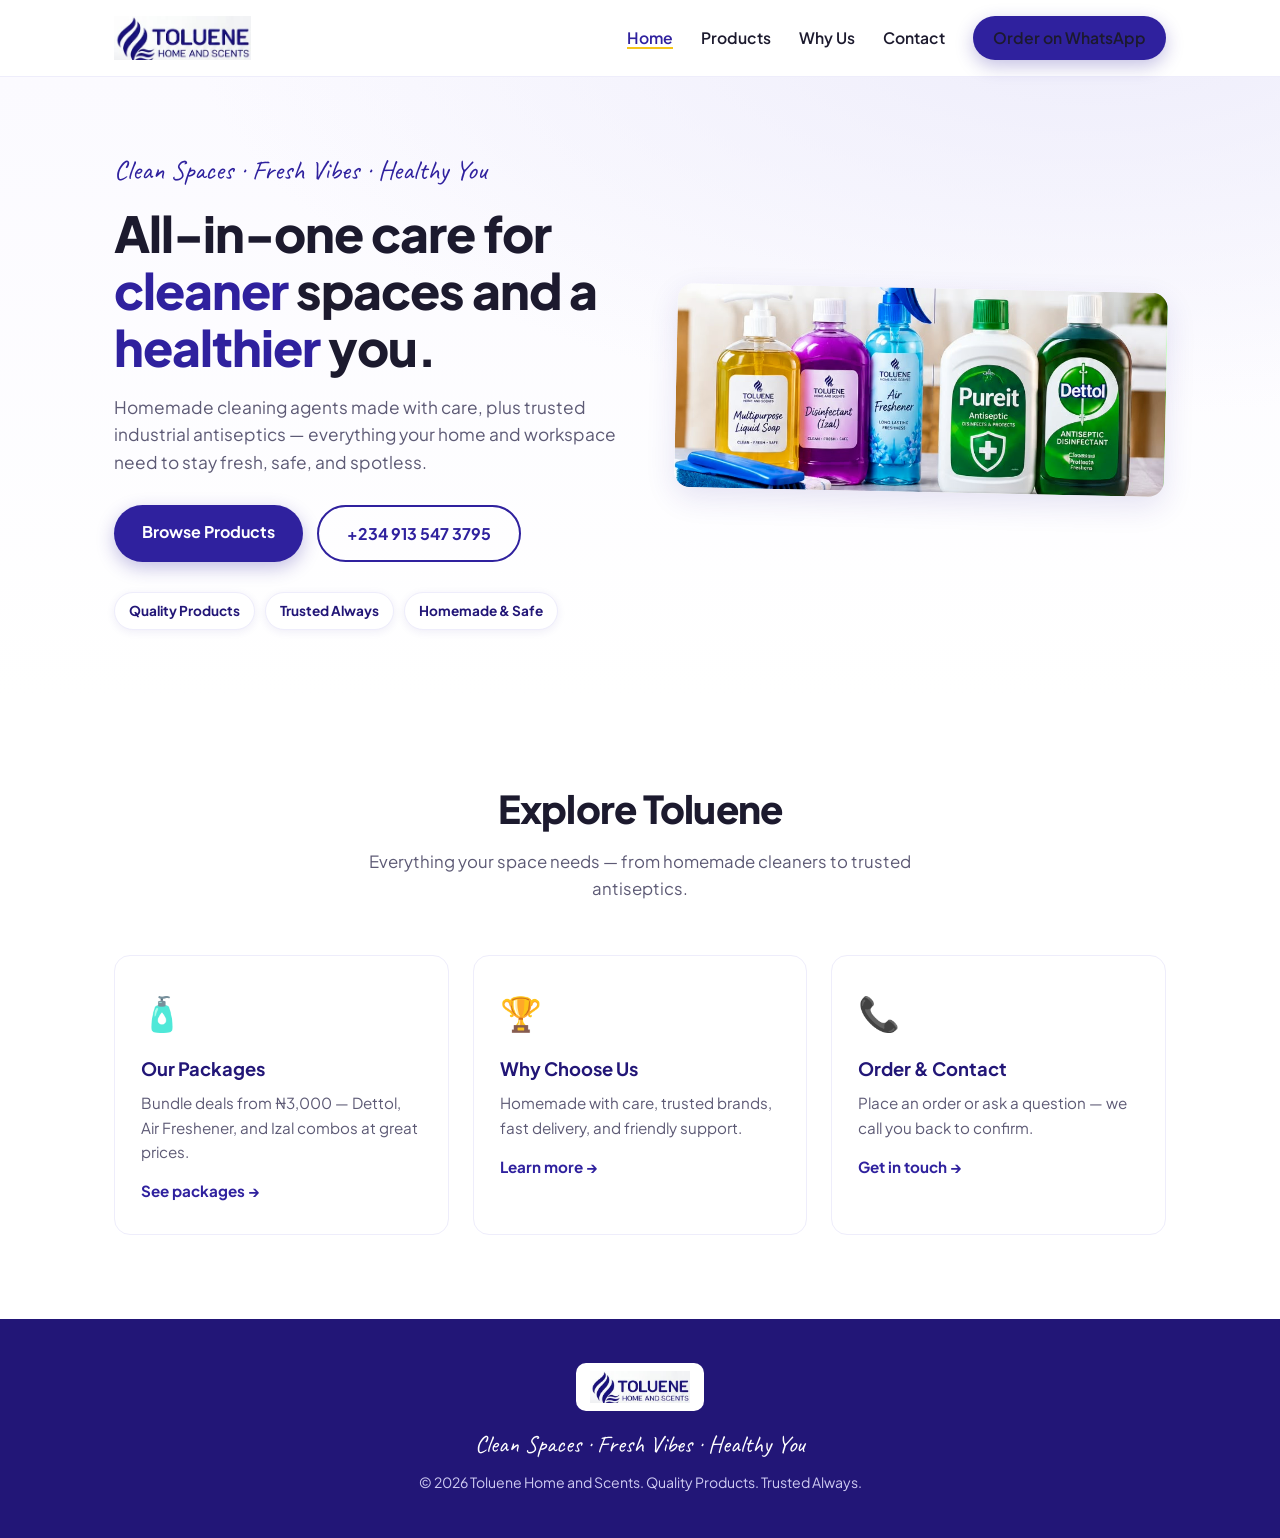
<file: index.html>
<!DOCTYPE html>
<html lang="en">
<head>
  <meta charset="UTF-8" />
  <meta name="viewport" content="width=device-width, initial-scale=1.0" />
  <title>Toluene Home and Scents — Clean Spaces. Fresh Vibes. Healthy You.</title>
  <meta name="description" content="Homemade cleaning agents and industrial antiseptics. Quality products, trusted always." />
  <link rel="icon" type="image/png" href="/assets/logo.png" />
  <link rel="preconnect" href="https://fonts.googleapis.com" />
  <link rel="preconnect" href="https://fonts.gstatic.com" crossorigin />
  <link href="https://fonts.googleapis.com/css2?family=Plus+Jakarta+Sans:wght@400;500;600;700;800&family=Caveat:wght@600;700&display=swap" rel="stylesheet" />
  <link rel="stylesheet" href="/styles.css" />
</head>
<body>
  <header class="site-header" id="top">
    <nav class="nav container">
      <a href="/" class="nav-logo">
        <img src="/assets/logo.png" alt="Toluene Home and Scents logo" />
      </a>
      <button class="nav-toggle" aria-label="Toggle menu" aria-expanded="false">
        <span></span><span></span><span></span>
      </button>
      <ul class="nav-links">
        <li><a href="/" data-nav="home">Home</a></li>
        <li><a href="/products.html" data-nav="products">Products</a></li>
        <li><a href="/why-us.html" data-nav="why-us">Why Us</a></li>
        <li><a href="https://wa.me/2349135473795?text=Hello%20Toluene%20Home%20and%20Scents!" target="_blank" rel="noopener">Contact</a></li>
        <li><a href="https://wa.me/2349135473795?text=Hello%20Toluene%20Home%20and%20Scents!%20I%27d%20like%20to%20place%20an%20order." target="_blank" rel="noopener" class="btn btn-sm">Order on WhatsApp</a></li>
      </ul>
    </nav>
  </header>

  <section class="hero">
    <div class="container hero-grid">
      <div class="hero-copy">
        <p class="hero-script">Clean Spaces · Fresh Vibes · Healthy You</p>
        <h1>All-in-one care for <span class="accent">cleaner</span> spaces and a <span class="accent">healthier</span> you.</h1>
        <p class="hero-sub">
          Homemade cleaning agents made with care, plus trusted industrial antiseptics —
          everything your home and workspace need to stay fresh, safe, and spotless.
        </p>
        <div class="hero-cta">
          <a href="/products.html" class="btn">Browse Products</a>
          <a href="tel:+2349135473795" class="btn btn-outline">+234 913 547 3795</a>
        </div>
        <ul class="hero-badges">
          <li>Quality Products</li>
          <li>Trusted Always</li>
          <li>Homemade &amp; Safe</li>
        </ul>
      </div>
      <div class="hero-media">
        <img src="/assets/products.png" alt="Toluene Home and Scents product lineup" />
      </div>
    </div>
  </section>

  <section class="section">
    <div class="container">
      <div class="section-head">
        <h2>Explore Toluene</h2>
        <p>Everything your space needs — from homemade cleaners to trusted antiseptics.</p>
      </div>
      <div class="teaser-grid">
        <a href="/products.html" class="teaser">
          <span class="teaser-icon">🧴</span>
          <h3>Our Packages</h3>
          <p>Bundle deals from ₦3,000 — Dettol, Air Freshener, and Izal combos at great prices.</p>
          <span class="teaser-link">See packages →</span>
        </a>
        <a href="/why-us.html" class="teaser">
          <span class="teaser-icon">🏆</span>
          <h3>Why Choose Us</h3>
          <p>Homemade with care, trusted brands, fast delivery, and friendly support.</p>
          <span class="teaser-link">Learn more →</span>
        </a>
        <a href="/contact.html" class="teaser">
          <span class="teaser-icon">📞</span>
          <h3>Order &amp; Contact</h3>
          <p>Place an order or ask a question — we call you back to confirm.</p>
          <span class="teaser-link">Get in touch →</span>
        </a>
      </div>
    </div>
  </section>

  <footer class="site-footer">
    <div class="container footer-grid">
      <img src="/assets/logo.png" alt="Toluene Home and Scents logo" class="footer-logo" />
      <p class="footer-script">Clean Spaces · Fresh Vibes · Healthy You</p>
      <p class="footer-copy">© <span id="year"></span> Toluene Home and Scents. Quality Products. Trusted Always.</p>
    </div>
  </footer>

  <script src="/app.js"></script>
</body>
</html>
</file>
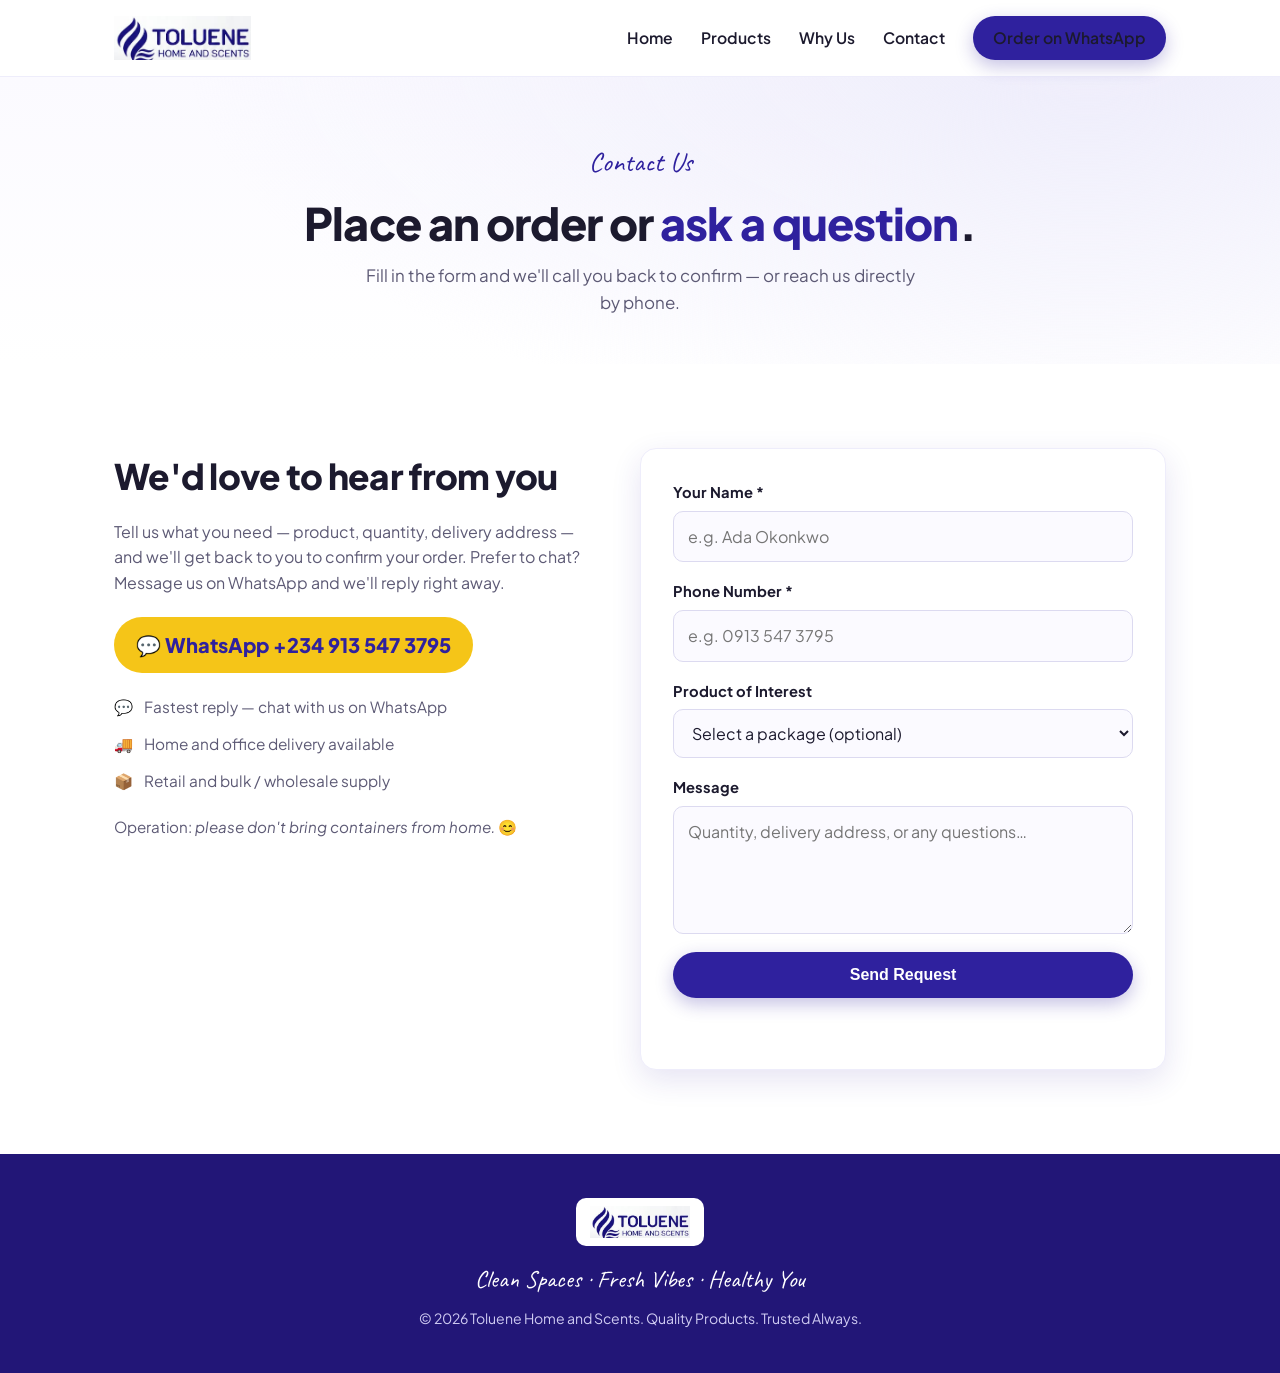
<file: contact.html>
<!DOCTYPE html>
<html lang="en">
<head>
  <meta charset="UTF-8" />
  <meta name="viewport" content="width=device-width, initial-scale=1.0" />
  <title>Contact Us — Toluene Home and Scents</title>
  <meta name="description" content="Order cleaning agents and antiseptics from Toluene Home and Scents. Call +234 913 547 3795 or send a request." />
  <link rel="icon" type="image/png" href="/assets/logo.png" />
  <link rel="preconnect" href="https://fonts.googleapis.com" />
  <link rel="preconnect" href="https://fonts.gstatic.com" crossorigin />
  <link href="https://fonts.googleapis.com/css2?family=Plus+Jakarta+Sans:wght@400;500;600;700;800&family=Caveat:wght@600;700&display=swap" rel="stylesheet" />
  <link rel="stylesheet" href="/styles.css" />
</head>
<body>
  <header class="site-header" id="top">
    <nav class="nav container">
      <a href="/" class="nav-logo">
        <img src="/assets/logo.png" alt="Toluene Home and Scents logo" />
      </a>
      <button class="nav-toggle" aria-label="Toggle menu" aria-expanded="false">
        <span></span><span></span><span></span>
      </button>
      <ul class="nav-links">
        <li><a href="/" data-nav="home">Home</a></li>
        <li><a href="/products.html" data-nav="products">Products</a></li>
        <li><a href="/why-us.html" data-nav="why-us">Why Us</a></li>
        <li><a href="https://wa.me/2349135473795?text=Hello%20Toluene%20Home%20and%20Scents!" target="_blank" rel="noopener">Contact</a></li>
        <li><a href="https://wa.me/2349135473795?text=Hello%20Toluene%20Home%20and%20Scents!%20I%27d%20like%20to%20place%20an%20order." target="_blank" rel="noopener" class="btn btn-sm">Order on WhatsApp</a></li>
      </ul>
    </nav>
  </header>

  <section class="page-hero">
    <div class="container">
      <p class="hero-script">Contact Us</p>
      <h1>Place an order or <span class="accent">ask a question</span>.</h1>
      <p class="page-hero-sub">Fill in the form and we'll call you back to confirm — or reach us directly by phone.</p>
    </div>
  </section>

  <section class="section">
    <div class="container contact-grid">
      <div class="contact-copy">
        <h2>We'd love to hear from you</h2>
        <p>
          Tell us what you need — product, quantity, delivery address — and we'll get back to you
          to confirm your order. Prefer to chat? Message us on WhatsApp and we'll reply right away.
        </p>
        <a href="https://wa.me/2349135473795?text=Hello%20Toluene%20Home%20and%20Scents!" target="_blank" rel="noopener" class="contact-phone">💬 WhatsApp +234 913 547 3795</a>
        <ul class="contact-points">
          <li><span>💬</span> Fastest reply — chat with us on WhatsApp</li>
          <li><span>🚚</span> Home and office delivery available</li>
          <li><span>📦</span> Retail and bulk / wholesale supply</li>
        </ul>
        <p class="contact-note">Operation: <em>please don't bring containers from home.</em> 😊</p>
      </div>
      <form class="contact-form" id="inquiry-form" novalidate>
        <div class="form-row">
          <label for="name">Your Name *</label>
          <input type="text" id="name" name="name" required placeholder="e.g. Ada Okonkwo" />
        </div>
        <div class="form-row">
          <label for="phone">Phone Number *</label>
          <input type="tel" id="phone" name="phone" required placeholder="e.g. 0913 547 3795" />
        </div>
        <div class="form-row">
          <label for="product">Product of Interest</label>
          <select id="product" name="product">
            <option value="">Select a package (optional)</option>
            <option>Complete Care Package — ₦5,000</option>
            <option>Fresh &amp; Clean Package — ₦3,000</option>
            <option>Custom / Bulk Order</option>
          </select>
        </div>
        <div class="form-row">
          <label for="message">Message</label>
          <textarea id="message" name="message" rows="4" placeholder="Quantity, delivery address, or any questions…"></textarea>
        </div>
        <button type="submit" class="btn btn-block" id="submit-btn">Send Request</button>
        <p class="form-status" id="form-status" role="status"></p>
      </form>
    </div>
  </section>

  <footer class="site-footer">
    <div class="container footer-grid">
      <img src="/assets/logo.png" alt="Toluene Home and Scents logo" class="footer-logo" />
      <p class="footer-script">Clean Spaces · Fresh Vibes · Healthy You</p>
      <p class="footer-copy">© <span id="year"></span> Toluene Home and Scents. Quality Products. Trusted Always.</p>
    </div>
  </footer>

  <script src="/app.js"></script>
</body>
</html>
</file>
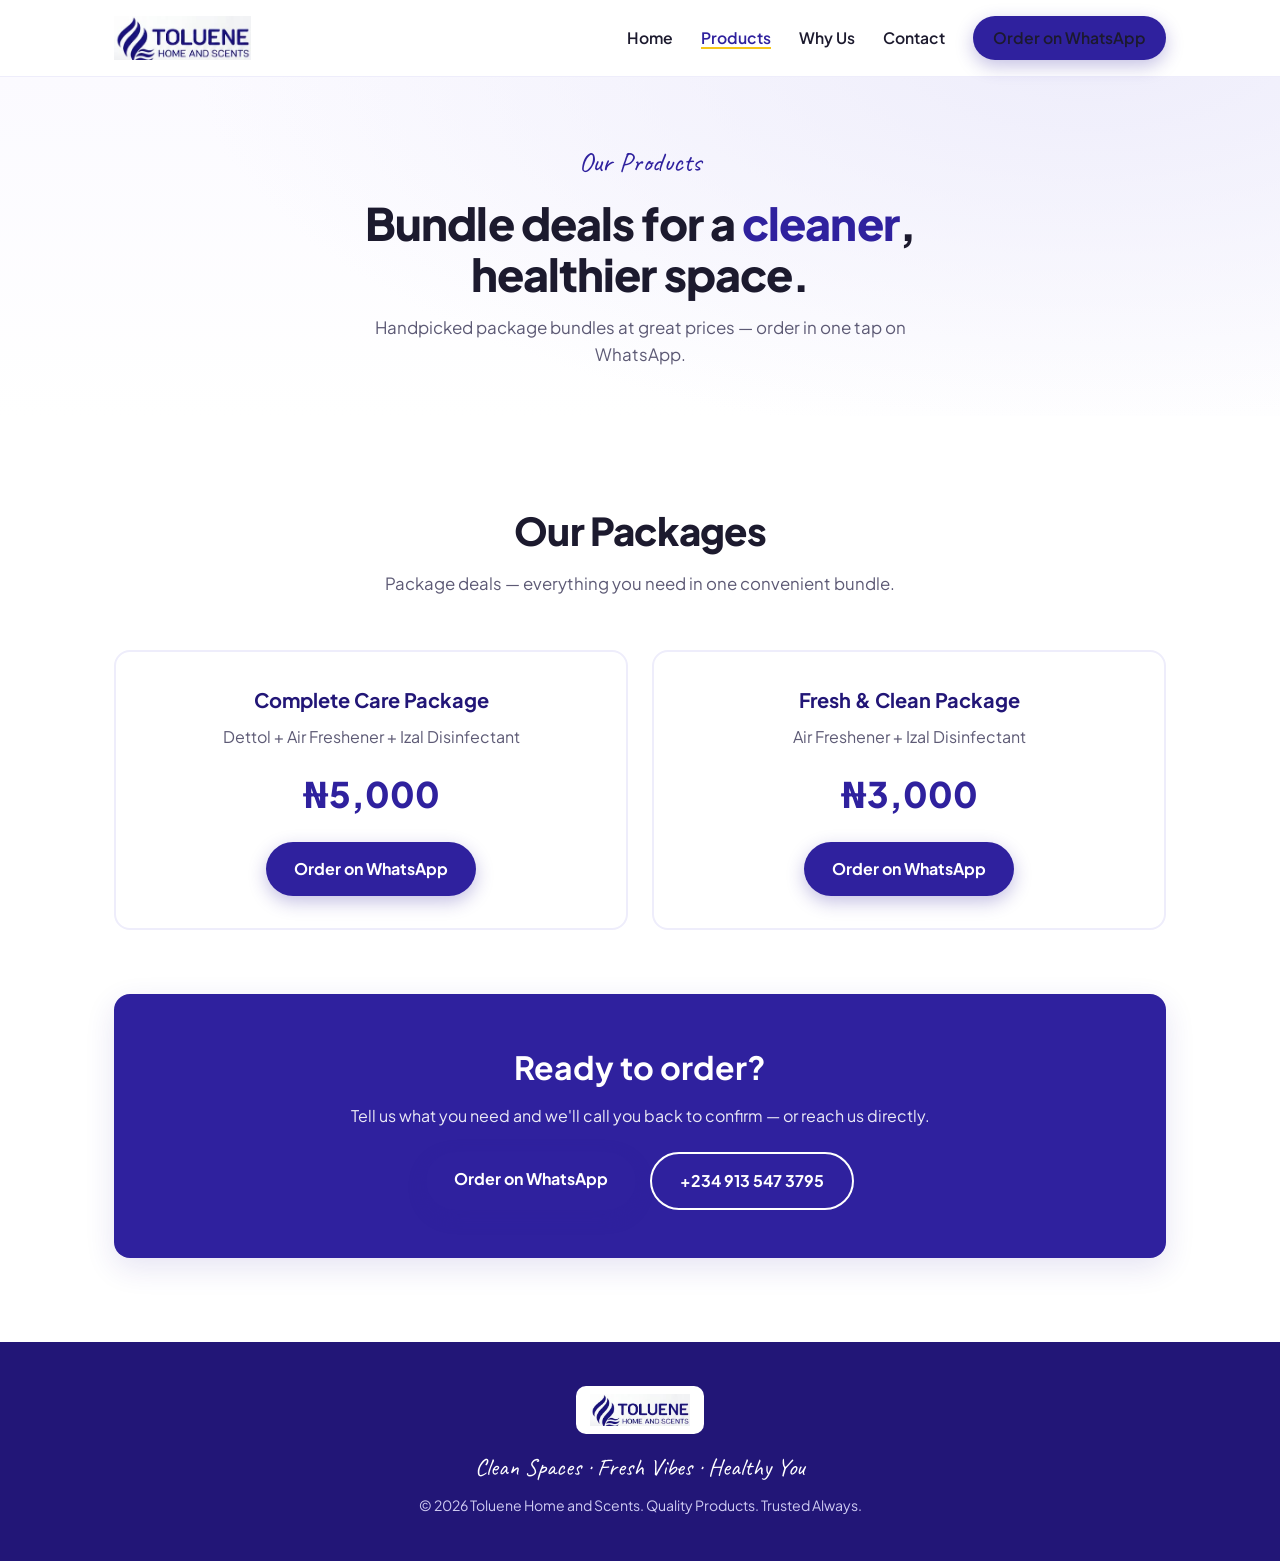
<file: products.html>
<!DOCTYPE html>
<html lang="en">
<head>
  <meta charset="UTF-8" />
  <meta name="viewport" content="width=device-width, initial-scale=1.0" />
  <title>Products — Toluene Home and Scents</title>
  <meta name="description" content="Homemade cleaning agents and industrial antiseptics from Toluene Home and Scents." />
  <link rel="icon" type="image/png" href="/assets/logo.png" />
  <link rel="preconnect" href="https://fonts.googleapis.com" />
  <link rel="preconnect" href="https://fonts.gstatic.com" crossorigin />
  <link href="https://fonts.googleapis.com/css2?family=Plus+Jakarta+Sans:wght@400;500;600;700;800&family=Caveat:wght@600;700&display=swap" rel="stylesheet" />
  <link rel="stylesheet" href="/styles.css" />
</head>
<body>
  <header class="site-header" id="top">
    <nav class="nav container">
      <a href="/" class="nav-logo">
        <img src="/assets/logo.png" alt="Toluene Home and Scents logo" />
      </a>
      <button class="nav-toggle" aria-label="Toggle menu" aria-expanded="false">
        <span></span><span></span><span></span>
      </button>
      <ul class="nav-links">
        <li><a href="/" data-nav="home">Home</a></li>
        <li><a href="/products.html" data-nav="products">Products</a></li>
        <li><a href="/why-us.html" data-nav="why-us">Why Us</a></li>
        <li><a href="https://wa.me/2349135473795?text=Hello%20Toluene%20Home%20and%20Scents!" target="_blank" rel="noopener">Contact</a></li>
        <li><a href="https://wa.me/2349135473795?text=Hello%20Toluene%20Home%20and%20Scents!%20I%27d%20like%20to%20place%20an%20order." target="_blank" rel="noopener" class="btn btn-sm">Order on WhatsApp</a></li>
      </ul>
    </nav>
  </header>

  <section class="page-hero">
    <div class="container">
      <p class="hero-script">Our Products</p>
      <h1>Bundle deals for a <span class="accent">cleaner</span>, healthier space.</h1>
      <p class="page-hero-sub">Handpicked package bundles at great prices — order in one tap on WhatsApp.</p>
    </div>
  </section>

  <section class="section">
    <div class="container">
      <div class="section-head packages-head">
        <h2>Our Packages</h2>
        <p>Package deals — everything you need in one convenient bundle.</p>
      </div>
      <div class="package-grid">
        <div class="package-card">
          <h3>Complete Care Package</h3>
          <p class="package-items">Dettol + Air Freshener + Izal Disinfectant</p>
          <p class="package-price">₦5,000</p>
          <a href="https://wa.me/2349135473795?text=Hello%20Toluene%20Home%20and%20Scents!%20I%27d%20like%20to%20order%20the%20Complete%20Care%20Package%20(Dettol%20%2B%20Air%20Freshener%20%2B%20Izal)%20for%20%E2%82%A65%2C000." target="_blank" rel="noopener" class="btn">Order on WhatsApp</a>
        </div>
        <div class="package-card">
          <h3>Fresh &amp; Clean Package</h3>
          <p class="package-items">Air Freshener + Izal Disinfectant</p>
          <p class="package-price">₦3,000</p>
          <a href="https://wa.me/2349135473795?text=Hello%20Toluene%20Home%20and%20Scents!%20I%27d%20like%20to%20order%20the%20Fresh%20%26%20Clean%20Package%20(Air%20Freshener%20%2B%20Izal)%20for%20%E2%82%A63%2C000." target="_blank" rel="noopener" class="btn">Order on WhatsApp</a>
        </div>
      </div>

      <div class="cta-strip">
        <h2>Ready to order?</h2>
        <p>Tell us what you need and we'll call you back to confirm — or reach us directly.</p>
        <div class="hero-cta cta-center">
          <a href="https://wa.me/2349135473795?text=Hello%20Toluene%20Home%20and%20Scents!%20I%27d%20like%20to%20place%20an%20order." target="_blank" rel="noopener" class="btn">Order on WhatsApp</a>
          <a href="tel:+2349135473795" class="btn btn-outline">+234 913 547 3795</a>
        </div>
      </div>
    </div>
  </section>

  <footer class="site-footer">
    <div class="container footer-grid">
      <img src="/assets/logo.png" alt="Toluene Home and Scents logo" class="footer-logo" />
      <p class="footer-script">Clean Spaces · Fresh Vibes · Healthy You</p>
      <p class="footer-copy">© <span id="year"></span> Toluene Home and Scents. Quality Products. Trusted Always.</p>
    </div>
  </footer>

  <script src="/app.js"></script>
</body>
</html>
</file>
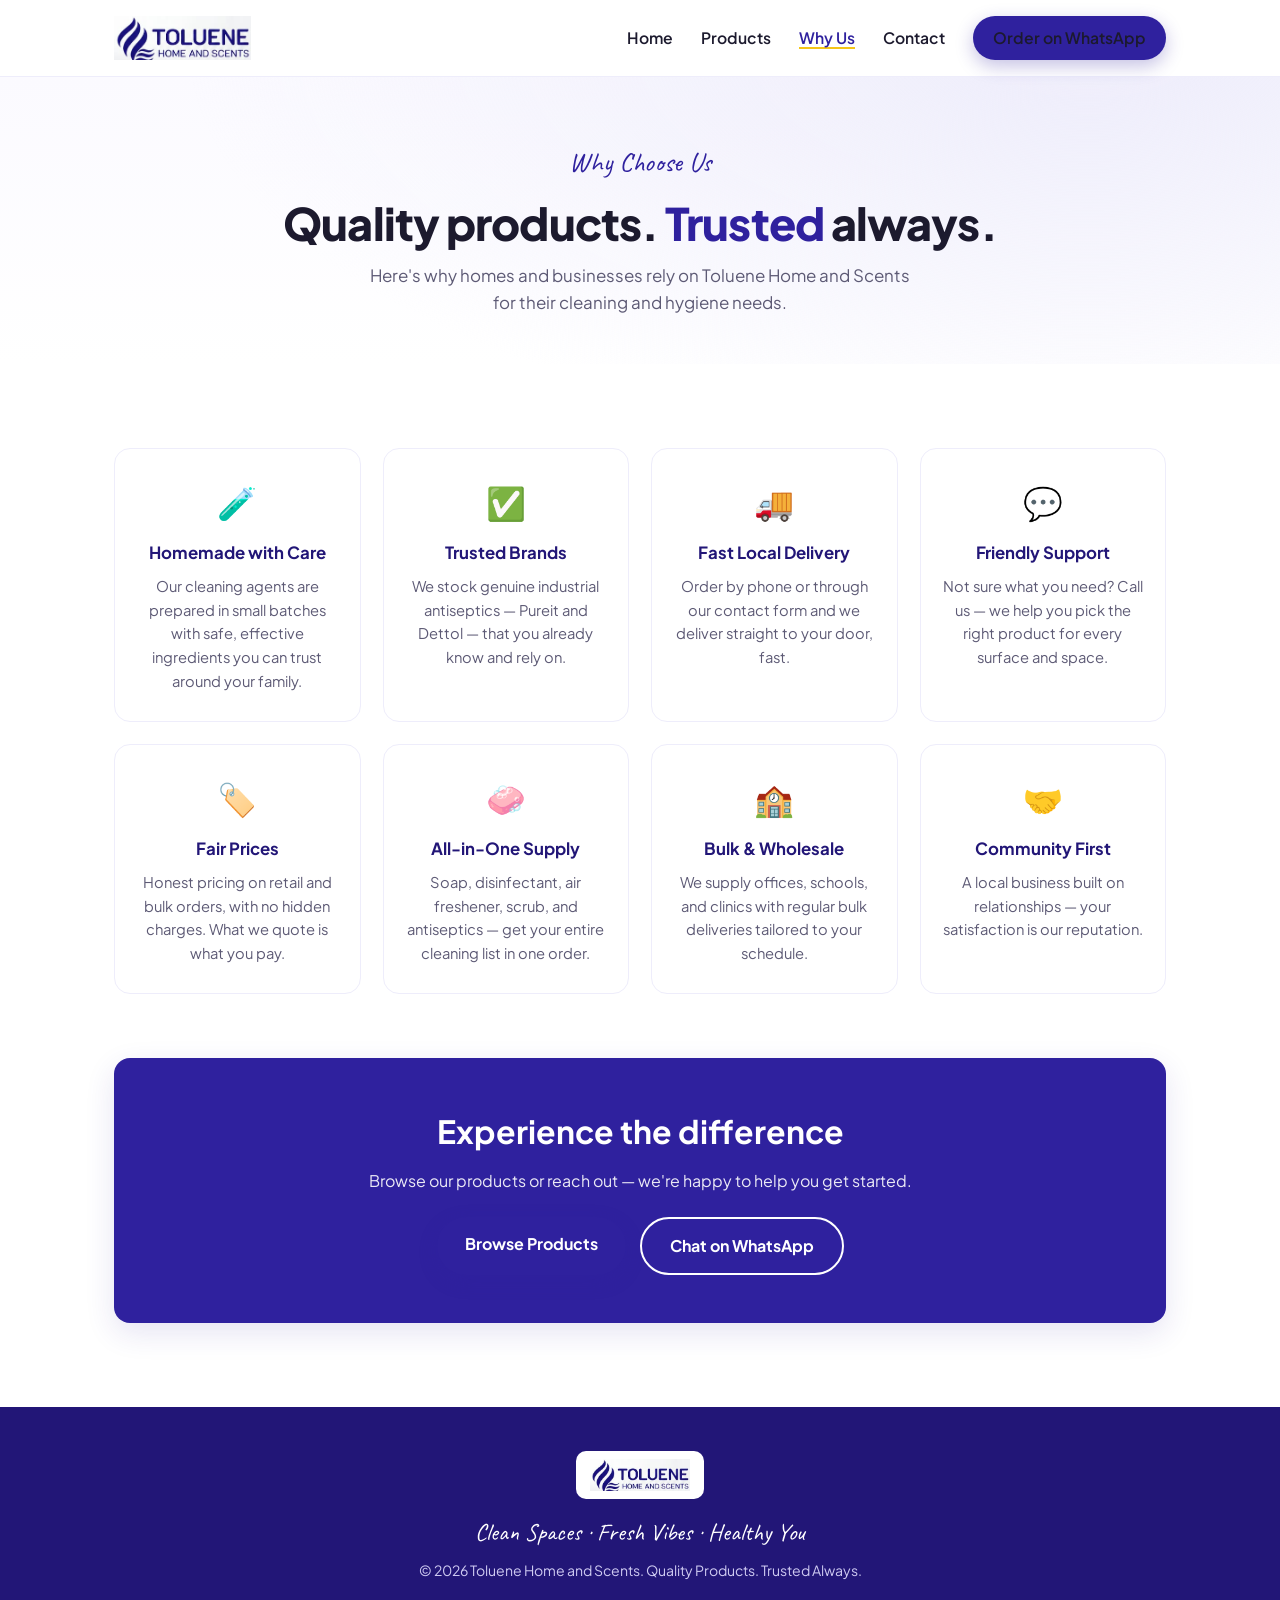
<file: why-us.html>
<!DOCTYPE html>
<html lang="en">
<head>
  <meta charset="UTF-8" />
  <meta name="viewport" content="width=device-width, initial-scale=1.0" />
  <title>Why Us — Toluene Home and Scents</title>
  <meta name="description" content="Why customers trust Toluene Home and Scents for cleaning agents and antiseptics." />
  <link rel="icon" type="image/png" href="/assets/logo.png" />
  <link rel="preconnect" href="https://fonts.googleapis.com" />
  <link rel="preconnect" href="https://fonts.gstatic.com" crossorigin />
  <link href="https://fonts.googleapis.com/css2?family=Plus+Jakarta+Sans:wght@400;500;600;700;800&family=Caveat:wght@600;700&display=swap" rel="stylesheet" />
  <link rel="stylesheet" href="/styles.css" />
</head>
<body>
  <header class="site-header" id="top">
    <nav class="nav container">
      <a href="/" class="nav-logo">
        <img src="/assets/logo.png" alt="Toluene Home and Scents logo" />
      </a>
      <button class="nav-toggle" aria-label="Toggle menu" aria-expanded="false">
        <span></span><span></span><span></span>
      </button>
      <ul class="nav-links">
        <li><a href="/" data-nav="home">Home</a></li>
        <li><a href="/products.html" data-nav="products">Products</a></li>
        <li><a href="/why-us.html" data-nav="why-us">Why Us</a></li>
        <li><a href="https://wa.me/2349135473795?text=Hello%20Toluene%20Home%20and%20Scents!" target="_blank" rel="noopener">Contact</a></li>
        <li><a href="https://wa.me/2349135473795?text=Hello%20Toluene%20Home%20and%20Scents!%20I%27d%20like%20to%20place%20an%20order." target="_blank" rel="noopener" class="btn btn-sm">Order on WhatsApp</a></li>
      </ul>
    </nav>
  </header>

  <section class="page-hero">
    <div class="container">
      <p class="hero-script">Why Choose Us</p>
      <h1>Quality products. <span class="accent">Trusted</span> always.</h1>
      <p class="page-hero-sub">Here's why homes and businesses rely on Toluene Home and Scents for their cleaning and hygiene needs.</p>
    </div>
  </section>

  <section class="section">
    <div class="container">
      <div class="feature-grid">
        <div class="feature">
          <span class="feature-icon">🧪</span>
          <h4>Homemade with Care</h4>
          <p>Our cleaning agents are prepared in small batches with safe, effective ingredients you can trust around your family.</p>
        </div>
        <div class="feature">
          <span class="feature-icon">✅</span>
          <h4>Trusted Brands</h4>
          <p>We stock genuine industrial antiseptics — Pureit and Dettol — that you already know and rely on.</p>
        </div>
        <div class="feature">
          <span class="feature-icon">🚚</span>
          <h4>Fast Local Delivery</h4>
          <p>Order by phone or through our contact form and we deliver straight to your door, fast.</p>
        </div>
        <div class="feature">
          <span class="feature-icon">💬</span>
          <h4>Friendly Support</h4>
          <p>Not sure what you need? Call us — we help you pick the right product for every surface and space.</p>
        </div>
        <div class="feature">
          <span class="feature-icon">🏷️</span>
          <h4>Fair Prices</h4>
          <p>Honest pricing on retail and bulk orders, with no hidden charges. What we quote is what you pay.</p>
        </div>
        <div class="feature">
          <span class="feature-icon">🧼</span>
          <h4>All-in-One Supply</h4>
          <p>Soap, disinfectant, air freshener, scrub, and antiseptics — get your entire cleaning list in one order.</p>
        </div>
        <div class="feature">
          <span class="feature-icon">🏫</span>
          <h4>Bulk &amp; Wholesale</h4>
          <p>We supply offices, schools, and clinics with regular bulk deliveries tailored to your schedule.</p>
        </div>
        <div class="feature">
          <span class="feature-icon">🤝</span>
          <h4>Community First</h4>
          <p>A local business built on relationships — your satisfaction is our reputation.</p>
        </div>
      </div>

      <div class="cta-strip">
        <h2>Experience the difference</h2>
        <p>Browse our products or reach out — we're happy to help you get started.</p>
        <div class="hero-cta cta-center">
          <a href="/products.html" class="btn">Browse Products</a>
          <a href="https://wa.me/2349135473795?text=Hello%20Toluene%20Home%20and%20Scents!" target="_blank" rel="noopener" class="btn btn-outline">Chat on WhatsApp</a>
        </div>
      </div>
    </div>
  </section>

  <footer class="site-footer">
    <div class="container footer-grid">
      <img src="/assets/logo.png" alt="Toluene Home and Scents logo" class="footer-logo" />
      <p class="footer-script">Clean Spaces · Fresh Vibes · Healthy You</p>
      <p class="footer-copy">© <span id="year"></span> Toluene Home and Scents. Quality Products. Trusted Always.</p>
    </div>
  </footer>

  <script src="/app.js"></script>
</body>
</html>
</file>
<file: styles.css>
:root {
  --brand: #2f219e;
  --brand-dark: #221677;
  --brand-light: #eeedfb;
  --accent: #f5c518;
  --ink: #1c1a2e;
  --muted: #5d5a75;
  --bg: #ffffff;
  --bg-alt: #f6f5fc;
  --radius: 16px;
  --shadow: 0 10px 30px rgba(47, 33, 158, 0.12);
}

* { margin: 0; padding: 0; box-sizing: border-box; }

html { scroll-behavior: smooth; }

body {
  font-family: 'Plus Jakarta Sans', -apple-system, sans-serif;
  color: var(--ink);
  background: var(--bg);
  line-height: 1.6;
}

.container { max-width: 1100px; margin: 0 auto; padding: 0 24px; }

img { max-width: 100%; display: block; }

/* ---------- Buttons ---------- */
.btn {
  display: inline-block;
  background: var(--brand);
  color: #fff;
  font-weight: 700;
  font-size: 1rem;
  padding: 14px 28px;
  border: none;
  border-radius: 999px;
  cursor: pointer;
  text-decoration: none;
  transition: background 0.2s, transform 0.15s, box-shadow 0.2s;
  box-shadow: 0 6px 18px rgba(47, 33, 158, 0.28);
}
.btn:hover { background: var(--brand-dark); transform: translateY(-2px); }
.btn:active { transform: translateY(0); }
.btn-outline {
  background: transparent;
  color: var(--brand);
  border: 2px solid var(--brand);
  box-shadow: none;
}
.btn-outline:hover { background: var(--brand-light); }
.btn-sm { padding: 9px 20px; font-size: 0.9rem; }
.btn-block { width: 100%; }
.btn[disabled] { opacity: 0.6; cursor: not-allowed; transform: none; }

/* ---------- Header ---------- */
.site-header {
  position: sticky;
  top: 0;
  z-index: 50;
  background: rgba(255, 255, 255, 0.92);
  backdrop-filter: blur(10px);
  border-bottom: 1px solid var(--brand-light);
}
.nav {
  display: flex;
  align-items: center;
  justify-content: space-between;
  height: 76px;
}
.nav-logo img { height: 44px; width: auto; }
.nav-links {
  display: flex;
  align-items: center;
  gap: 28px;
  list-style: none;
}
.nav-links a {
  text-decoration: none;
  color: var(--ink);
  font-weight: 600;
  font-size: 0.98rem;
}
.nav-links a:hover { color: var(--brand); }
.nav-links a.active { color: var(--brand); box-shadow: 0 2px 0 var(--accent); }
.nav-toggle {
  display: none;
  flex-direction: column;
  gap: 5px;
  background: none;
  border: none;
  cursor: pointer;
  padding: 8px;
}
.nav-toggle span {
  width: 24px; height: 3px;
  background: var(--brand);
  border-radius: 2px;
  transition: 0.25s;
}

/* ---------- Hero ---------- */
.hero {
  background:
    radial-gradient(900px 400px at 85% -10%, var(--brand-light), transparent),
    linear-gradient(180deg, #fbfaff 0%, #fff 100%);
  padding: 72px 0 64px;
  overflow: hidden;
}
.hero-grid {
  display: grid;
  grid-template-columns: 1.05fr 1fr;
  gap: 48px;
  align-items: center;
}
.hero-script {
  font-family: 'Caveat', cursive;
  font-size: 1.7rem;
  color: var(--brand);
  margin-bottom: 12px;
}
.hero h1 {
  font-size: clamp(2rem, 4.2vw, 3.1rem);
  font-weight: 800;
  line-height: 1.15;
  letter-spacing: -0.02em;
  margin-bottom: 18px;
}
.accent { color: var(--brand); position: relative; white-space: nowrap; }
.accent::after {
  content: '';
  position: absolute;
  left: 0; right: 0; bottom: 4px;
  height: 8px;
  background: var(--accent);
  opacity: 0.55;
  z-index: -1;
  border-radius: 4px;
}
.hero-sub {
  color: var(--muted);
  font-size: 1.08rem;
  max-width: 46ch;
  margin-bottom: 28px;
}
.hero-cta { display: flex; flex-wrap: wrap; gap: 14px; margin-bottom: 30px; }
.hero-badges {
  display: flex;
  flex-wrap: wrap;
  gap: 10px;
  list-style: none;
}
.hero-badges li {
  background: #fff;
  border: 1px solid var(--brand-light);
  color: var(--brand-dark);
  font-size: 0.85rem;
  font-weight: 700;
  padding: 7px 14px;
  border-radius: 999px;
  box-shadow: 0 2px 8px rgba(47, 33, 158, 0.08);
}
.hero-media img {
  border-radius: var(--radius);
  box-shadow: var(--shadow);
  transform: rotate(1.2deg);
}

/* ---------- Page hero (subpages) ---------- */
.page-hero {
  background:
    radial-gradient(900px 400px at 85% -10%, var(--brand-light), transparent),
    linear-gradient(180deg, #fbfaff 0%, #fff 100%);
  padding: 64px 0 48px;
  text-align: center;
}
.page-hero h1 {
  font-size: clamp(1.9rem, 4vw, 2.8rem);
  font-weight: 800;
  line-height: 1.15;
  letter-spacing: -0.02em;
  max-width: 720px;
  margin: 0 auto 14px;
}
.page-hero-sub { color: var(--muted); font-size: 1.06rem; max-width: 560px; margin: 0 auto; }

/* ---------- Teasers (home) ---------- */
.teaser-grid {
  display: grid;
  grid-template-columns: repeat(3, 1fr);
  gap: 24px;
}
.teaser {
  background: #fff;
  border: 1px solid var(--brand-light);
  border-radius: var(--radius);
  padding: 30px 26px;
  text-decoration: none;
  color: inherit;
  transition: transform 0.2s, box-shadow 0.2s;
}
.teaser:hover { transform: translateY(-4px); box-shadow: var(--shadow); }
.teaser-icon { font-size: 2.1rem; display: block; margin-bottom: 14px; }
.teaser h3 { color: var(--brand-dark); font-size: 1.15rem; margin-bottom: 8px; }
.teaser p { color: var(--muted); font-size: 0.95rem; margin-bottom: 14px; }
.teaser-link { color: var(--brand); font-weight: 700; font-size: 0.95rem; }

/* ---------- Price placeholders ---------- */
.price {
  display: inline-block;
  margin-top: 6px;
  font-size: 0.85rem;
  font-weight: 700;
  color: var(--brand);
  background: var(--brand-light);
  padding: 3px 10px;
  border-radius: 999px;
}

/* ---------- Packages ---------- */
.packages-head { margin-top: 72px; }
.package-grid {
  display: grid;
  grid-template-columns: repeat(2, 1fr);
  gap: 24px;
}
.package-card {
  background: #fff;
  border: 2px solid var(--brand-light);
  border-radius: var(--radius);
  padding: 32px 28px;
  text-align: center;
  transition: transform 0.2s, box-shadow 0.2s;
}
.package-card:hover { transform: translateY(-4px); box-shadow: var(--shadow); }
.package-card h3 { color: var(--brand-dark); font-size: 1.25rem; margin-bottom: 8px; }
.package-items { color: var(--muted); margin-bottom: 16px; }
.package-price {
  font-size: 2.2rem;
  font-weight: 800;
  color: var(--brand);
  margin-bottom: 20px;
}

/* ---------- CTA strip ---------- */
.cta-strip {
  margin-top: 64px;
  background: var(--brand);
  color: #fff;
  border-radius: var(--radius);
  padding: 48px 32px;
  text-align: center;
  box-shadow: var(--shadow);
}
.cta-strip h2 { font-size: clamp(1.5rem, 3vw, 2rem); margin-bottom: 10px; }
.cta-strip p { opacity: 0.9; margin-bottom: 24px; }
.cta-strip .btn-outline { color: #fff; border-color: #fff; }
.cta-strip .btn-outline:hover { background: rgba(255, 255, 255, 0.12); }
.cta-center { justify-content: center; margin-bottom: 0; }

/* ---------- Sections ---------- */
.section { padding: 84px 0; }
.section-alt { background: var(--bg-alt); }
.section-head { text-align: center; max-width: 620px; margin: 0 auto 52px; }
.section-head h2 {
  font-size: clamp(1.7rem, 3.4vw, 2.4rem);
  font-weight: 800;
  letter-spacing: -0.02em;
  margin-bottom: 10px;
}
.section-head p { color: var(--muted); font-size: 1.05rem; }

/* ---------- Products ---------- */
.product-cols {
  display: grid;
  grid-template-columns: 1fr 1fr;
  gap: 28px;
}
.product-col {
  background: #fff;
  border: 1px solid var(--brand-light);
  border-radius: var(--radius);
  padding: 32px;
  box-shadow: var(--shadow);
}
.col-head {
  display: flex;
  align-items: center;
  gap: 16px;
  padding-bottom: 20px;
  margin-bottom: 20px;
  border-bottom: 1px dashed var(--brand-light);
}
.col-icon {
  font-size: 1.9rem;
  width: 56px; height: 56px;
  display: grid;
  place-items: center;
  background: var(--brand-light);
  border-radius: 14px;
  flex-shrink: 0;
}
.col-head h3 { font-size: 1.2rem; font-weight: 800; color: var(--brand-dark); }
.col-tag { color: var(--muted); font-size: 0.92rem; }
.product-list { list-style: none; display: grid; gap: 16px; }
.product-list li { display: flex; gap: 14px; align-items: flex-start; }
.check {
  flex-shrink: 0;
  width: 26px; height: 26px;
  display: grid;
  place-items: center;
  background: var(--brand);
  color: #fff;
  font-size: 0.8rem;
  font-weight: 800;
  border-radius: 50%;
  margin-top: 2px;
}
.product-list strong { display: block; font-size: 1.02rem; }
.product-list small { color: var(--muted); }
.col-note {
  margin-top: 22px;
  background: var(--brand-light);
  color: var(--brand-dark);
  font-size: 0.92rem;
  font-weight: 600;
  padding: 14px 16px;
  border-radius: 12px;
}

/* ---------- Features ---------- */
.feature-grid {
  display: grid;
  grid-template-columns: repeat(4, 1fr);
  gap: 22px;
}
.feature {
  background: #fff;
  border: 1px solid var(--brand-light);
  border-radius: var(--radius);
  padding: 28px 22px;
  text-align: center;
  transition: transform 0.2s, box-shadow 0.2s;
}
.feature:hover { transform: translateY(-4px); box-shadow: var(--shadow); }
.feature-icon { font-size: 2rem; display: block; margin-bottom: 12px; }
.feature h4 { font-size: 1.05rem; margin-bottom: 8px; color: var(--brand-dark); }
.feature p { color: var(--muted); font-size: 0.92rem; }

/* ---------- Contact ---------- */
.contact-grid {
  display: grid;
  grid-template-columns: 1fr 1.1fr;
  gap: 48px;
  align-items: start;
}
.contact-copy h2 {
  font-size: clamp(1.6rem, 3.2vw, 2.2rem);
  font-weight: 800;
  letter-spacing: -0.02em;
  margin-bottom: 14px;
}
.contact-copy > p { color: var(--muted); margin-bottom: 22px; max-width: 42ch; }
.contact-phone {
  display: inline-block;
  font-size: 1.25rem;
  font-weight: 800;
  color: var(--brand);
  text-decoration: none;
  background: var(--accent);
  padding: 12px 22px;
  border-radius: 999px;
  margin-bottom: 22px;
}
.contact-phone:hover { filter: brightness(0.96); }
.contact-note { color: var(--muted); font-size: 0.95rem; }
.contact-points {
  list-style: none;
  display: grid;
  gap: 12px;
  margin-bottom: 22px;
  color: var(--muted);
  font-size: 0.96rem;
}
.contact-points span { margin-right: 8px; }
.contact-form {
  background: #fff;
  border: 1px solid var(--brand-light);
  border-radius: var(--radius);
  padding: 32px;
  box-shadow: var(--shadow);
  display: grid;
  gap: 18px;
}
.form-row { display: grid; gap: 6px; }
.form-row label { font-weight: 700; font-size: 0.92rem; }
.form-row input,
.form-row select,
.form-row textarea {
  font: inherit;
  padding: 12px 14px;
  border: 1.5px solid #dcdaf0;
  border-radius: 10px;
  background: #fbfaff;
  color: var(--ink);
  transition: border-color 0.15s, box-shadow 0.15s;
}
.form-row input:focus,
.form-row select:focus,
.form-row textarea:focus {
  outline: none;
  border-color: var(--brand);
  box-shadow: 0 0 0 3px rgba(47, 33, 158, 0.12);
}
.form-status { font-weight: 600; font-size: 0.95rem; min-height: 1.4em; }
.form-status.success { color: #178a4c; }
.form-status.error { color: #c92a2a; }

/* ---------- Footer ---------- */
.site-footer {
  background: var(--brand-dark);
  color: #cfcbf2;
  padding: 44px 0;
  text-align: center;
}
.footer-logo {
  height: 48px;
  width: auto;
  margin: 0 auto 14px;
  background: #fff;
  padding: 8px 14px;
  border-radius: 10px;
}
.footer-script {
  font-family: 'Caveat', cursive;
  font-size: 1.5rem;
  color: #fff;
  margin-bottom: 8px;
}
.footer-copy { font-size: 0.88rem; }

/* ---------- Responsive ---------- */
@media (max-width: 900px) {
  .hero-grid, .contact-grid { grid-template-columns: 1fr; }
  .hero-media { order: -1; }
  .feature-grid { grid-template-columns: 1fr 1fr; }
  .product-cols { grid-template-columns: 1fr; }
  .teaser-grid { grid-template-columns: 1fr; }
  .package-grid { grid-template-columns: 1fr; }
}
@media (max-width: 640px) {
  .nav-toggle { display: flex; }
  .nav-links {
    position: absolute;
    top: 76px; left: 0; right: 0;
    flex-direction: column;
    align-items: stretch;
    gap: 0;
    background: #fff;
    border-bottom: 1px solid var(--brand-light);
    padding: 12px 24px 20px;
    display: none;
  }
  .nav-links.open { display: flex; }
  .nav-links li { padding: 10px 0; }
  .feature-grid { grid-template-columns: 1fr; }
  .section { padding: 60px 0; }
}
</file>
